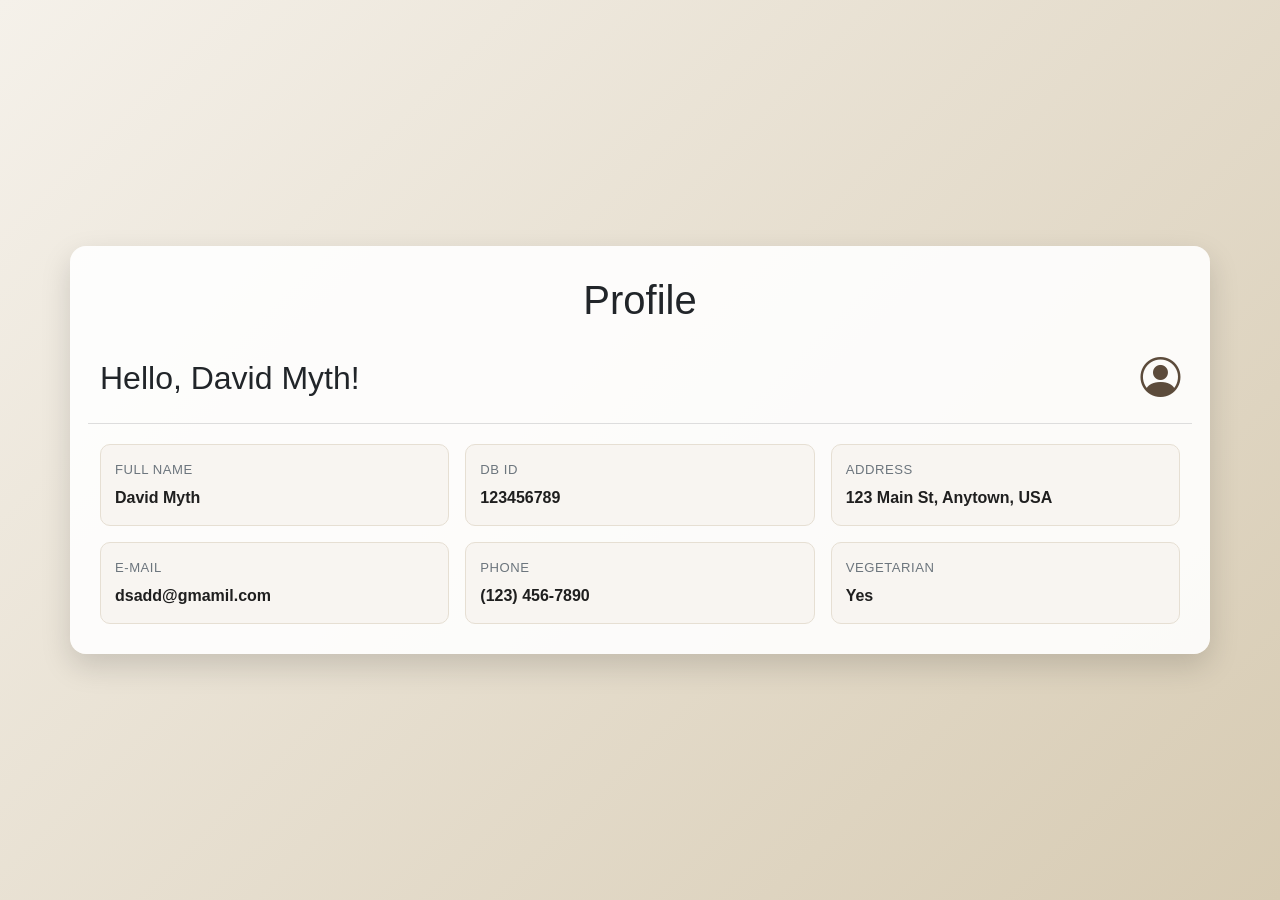
<file: profile.html>
<!doctype html>
<html lang="en">
  <head>
    <meta charset="UTF-8" />
    <meta name="viewport" content="width=device-width, initial-scale=1.0" />

    <title>Profile</title>

    <!-- Bootstrap CSS -->
    <link
      href="https://cdn.jsdelivr.net/npm/bootstrap@5.3.8/dist/css/bootstrap.min.css"
      rel="stylesheet"
    />
    <link
      href="https://cdn.jsdelivr.net/npm/bootstrap-icons@1.11.3/font/bootstrap-icons.min.css"
      rel="stylesheet"
    />

    <!-- Custom CSS -->
    <link rel="stylesheet" href="style.css" />
  </head>

  <body>
    <div class="profile-page">
      <div class="container profile-card">
        <h1 class="text-center mb-4">Profile</h1>

        <div class="row align-items-center profile-header">
          <div class="col-md-8">
            <h2 class="mb-0">Hello, David Myth!</h2>
          </div>
          <div class="col-md-4 text-md-end">
            <i class="bi bi-person-circle profile-icon"></i>
          </div>
        </div>

        <div class="row g-3 profile-info">
          <div class="col-md-4">
            <div class="info-item">
              <span>Full Name</span>
              <strong>David Myth</strong>
            </div>
          </div>
          <div class="col-md-4">
            <div class="info-item">
              <span>DB ID</span>
              <strong>123456789</strong>
            </div>
          </div>
          <div class="col-md-4">
            <div class="info-item">
              <span>Address</span>
              <strong>123 Main St, Anytown, USA</strong>
            </div>
          </div>

          <div class="col-md-4">
            <div class="info-item">
              <span>E-mail</span>
              <strong>dsadd@gmamil.com</strong>
            </div>
          </div>
          <div class="col-md-4">
            <div class="info-item">
              <span>Phone</span>
              <strong>(123) 456-7890</strong>
            </div>
          </div>
          <div class="col-md-4">
            <div class="info-item">
              <span>Vegetarian</span>
              <strong>Yes</strong>
            </div>
          </div>
        </div>
      </div>
    </div>

    <script src="https://cdn.jsdelivr.net/npm/bootstrap@5.3.8/dist/js/bootstrap.bundle.min.js"></script>
  </body>
</html>
</file>
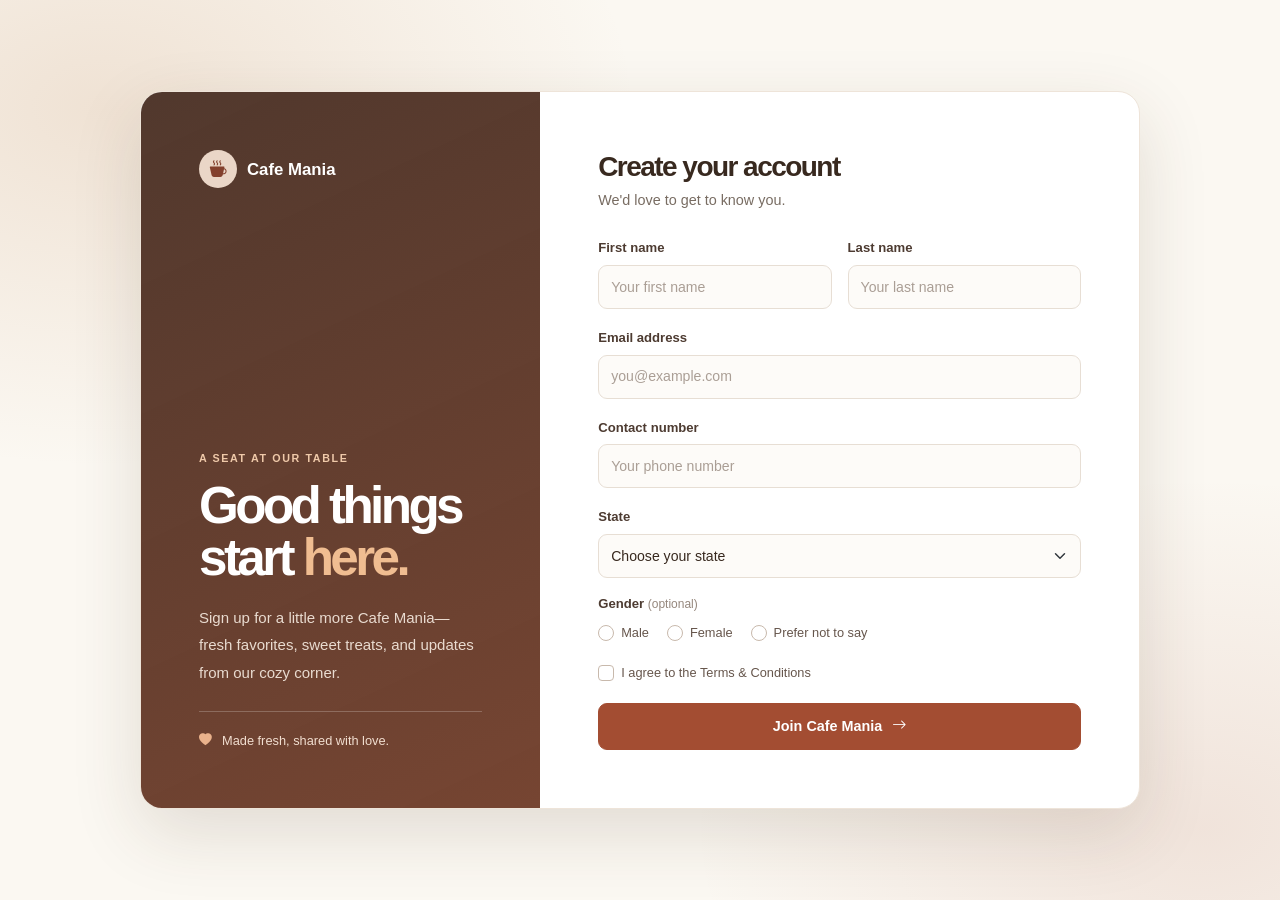
<file: signup.html>
<!doctype html>
<html lang="en">
  <head>
    <meta charset="UTF-8" />
    <meta name="viewport" content="width=device-width, initial-scale=1.0" />
    <title>Join Cafe Mania</title>
    <link
      href="https://cdn.jsdelivr.net/npm/bootstrap@5.3.8/dist/css/bootstrap.min.css"
      rel="stylesheet"
    />
    <link
      href="https://cdn.jsdelivr.net/npm/bootstrap-icons@1.11.3/font/bootstrap-icons.min.css"
      rel="stylesheet"
    />
    <link rel="stylesheet" href="./style.css" />
  </head>
  <body class="signup-page">
    <main class="signup-layout container">
      <section class="signup-card">
        <div class="signup-welcome">
          <a class="signup-brand" href="./index.html">
            <span><i class="bi bi-cup-hot-fill" aria-hidden="true"></i></span>
            Cafe Mania
          </a>
          <p class="signup-eyebrow">A SEAT AT OUR TABLE</p>
          <h1>Good things<br />start <span>here.</span></h1>
          <p class="signup-welcome-text">
            Sign up for a little more Cafe Mania—fresh favorites, sweet treats,
            and updates from our cozy corner.
          </p>
          <div class="signup-welcome-note">
            <i class="bi bi-heart-fill" aria-hidden="true"></i>
            <span>Made fresh, shared with love.</span>
          </div>
        </div>

        <div class="signup-form-wrap">
          <div class="signup-form-heading">
            <h2>Create your account</h2>
            <p>We'd love to get to know you.</p>
          </div>

          <form class="signup-form">
            <div class="row g-3">
              <div class="col-sm-6">
                <label for="firstName" class="form-label">First name</label>
                <input type="text" class="form-control" id="firstName" name="firstName" placeholder="Your first name" autocomplete="given-name" required />
              </div>
              <div class="col-sm-6">
                <label for="lastName" class="form-label">Last name</label>
                <input type="text" class="form-control" id="lastName" name="lastName" placeholder="Your last name" autocomplete="family-name" required />
              </div>
              <div class="col-12">
                <label for="email" class="form-label">Email address</label>
                <input type="email" class="form-control" id="email" name="email" placeholder="you@example.com" autocomplete="email" required />
              </div>
              <div class="col-12">
                <label for="phone" class="form-label">Contact number</label>
                <input type="tel" class="form-control" id="phone" name="phone" placeholder="Your phone number" autocomplete="tel" />
              </div>
              <div class="col-12">
                <label for="state" class="form-label">State</label>
                <select class="form-select" id="state" name="state" required>
                  <option value="" selected disabled>Choose your state</option>
                  <option value="maharashtra">Maharashtra</option>
                  <option value="uttar-pradesh">Uttar Pradesh</option>
                  <option value="kerala">Kerala</option>
                </select>
              </div>
              <fieldset class="col-12">
                <legend class="form-label">Gender <span>(optional)</span></legend>
                <div class="signup-gender-options">
                  <div class="form-check">
                    <input class="form-check-input" type="radio" name="gender" id="genderMale" value="male" />
                    <label class="form-check-label" for="genderMale">Male</label>
                  </div>
                  <div class="form-check">
                    <input class="form-check-input" type="radio" name="gender" id="genderFemale" value="female" />
                    <label class="form-check-label" for="genderFemale">Female</label>
                  </div>
                  <div class="form-check">
                    <input class="form-check-input" type="radio" name="gender" id="genderPreferNotToSay" value="prefer-not-to-say" />
                    <label class="form-check-label" for="genderPreferNotToSay">Prefer not to say</label>
                  </div>
                </div>
              </fieldset>
              <div class="col-12">
                <div class="form-check signup-terms">
                  <input type="checkbox" class="form-check-input" id="terms" name="terms" required />
                  <label class="form-check-label" for="terms">I agree to the Terms &amp; Conditions</label>
                </div>
              </div>
              <div class="col-12">
                <button class="btn signup-submit" type="submit">
                  Join Cafe Mania <i class="bi bi-arrow-right" aria-hidden="true"></i>
                </button>
              </div>
            </div>
          </form>
        </div>
      </section>
    </main>
    <script src="https://cdn.jsdelivr.net/npm/bootstrap@5.3.8/dist/js/bootstrap.bundle.min.js"></script>
  </body>
</html>
</file>
<file: style.css>
body {
  margin: 0;
  padding: 0;
  background: linear-gradient(135deg, #f5f1ea, #d7cbb3);
  font-family: Arial, sans-serif;
}

.profile-page {
  min-height: 100vh;
  display: flex;
  align-items: center;
  justify-content: center;
  padding: 30px 15px;
}

.profile-card {
  background: rgba(255, 255, 255, 0.9);
  border-radius: 16px;
  box-shadow: 0 12px 30px rgba(0, 0, 0, 0.15);
  padding: 30px;
}

.profile-header {
  border-bottom: 1px solid #ddd;
  padding-bottom: 15px;
  margin-bottom: 20px;
}

.profile-icon {
  font-size: 2.5rem;
  color: #5c4b3b;
}

.profile-info .info-item {
  background: #f8f5f1;
  border: 1px solid #e6dfd3;
  border-radius: 10px;
  padding: 15px 14px;
  height: 100%;
}

.profile-info .info-item span {
  display: block;
  font-size: 0.82rem;
  color: #6c757d;
  margin-bottom: 6px;
  text-transform: uppercase;
  letter-spacing: 0.04em;
}

.profile-info .info-item strong {
  display: block;
  font-size: 1rem;
  color: #1f1f1f;
  line-height: 1.5;
}

.cart-link {
  color: #212529;
  display: inline-flex;
  align-items: center;
  font-size: 1.5rem;
  line-height: 1;
  text-decoration: none;
}

.cart-link:hover,
.cart-link:focus-visible {
  color: #6c757d;
}

.cafe-home {
  --cafe-ink: #34251d;
  --cafe-muted: #786c62;
  --cafe-accent: #a34d32;
  --cafe-paper: #fbf8f2;
  --cafe-pale: #f2ebe1;
  background: var(--cafe-paper);
  color: var(--cafe-ink);
  font-family: Arial, sans-serif;
}

.cafe-home a {
  text-decoration: none;
}

.cafe-header {
  background: rgba(251, 248, 242, 0.96);
  border-bottom: 1px solid #eee7dc;
  position: relative;
  z-index: 5;
}

.cafe-nav {
  min-height: 78px;
}

.cafe-brand {
  align-items: center;
  color: var(--cafe-ink);
  display: inline-flex;
  font-size: 1.16rem;
  font-weight: 750;
  gap: 9px;
  letter-spacing: -0.045em;
}

.cafe-brand:hover {
  color: var(--cafe-ink);
}

.cafe-brand > span:last-child {
  color: var(--cafe-accent);
  margin-left: -8px;
}

.cafe-brand-icon {
  align-items: center;
  background: #ead6c7;
  border-radius: 50%;
  color: #83402d;
  display: inline-flex;
  font-size: 1rem;
  height: 38px;
  justify-content: center;
  width: 38px;
}

.cafe-home .cafe-nav .nav-link {
  color: #66584c;
  font-size: 0.9rem;
}

.cafe-home .cafe-nav .nav-link:hover {
  color: var(--cafe-accent);
}

.cafe-nav-cta,
.cafe-button {
  align-items: center;
  background: var(--cafe-ink);
  border-radius: 999px;
  color: white;
  display: inline-flex;
  gap: 12px;
  justify-content: center;
  padding: 12px 19px;
  transition: background-color 160ms ease, transform 160ms ease;
}

.cafe-nav-cta:hover,
.cafe-button:hover {
  background: var(--cafe-accent);
  color: white;
  transform: translateY(-2px);
}

.cafe-hero {
  align-items: center;
  display: grid;
  gap: clamp(35px, 8vw, 100px);
  grid-template-columns: 1fr 0.95fr;
  min-height: 590px;
  padding-bottom: 70px;
  padding-top: 70px;
}

.cafe-eyebrow {
  align-items: center;
  color: #806d5d;
  display: flex;
  font-size: 0.7rem;
  font-weight: 700;
  gap: 9px;
  letter-spacing: 0.14em;
  margin-bottom: 18px;
}

.cafe-eyebrow > span {
  background: #bf7654;
  border-radius: 50%;
  height: 8px;
  width: 8px;
}

.cafe-hero h1 {
  font-size: clamp(3.25rem, 6vw, 5.5rem);
  font-weight: 750;
  letter-spacing: -0.075em;
  line-height: 0.98;
}

.cafe-hero h1 span,
.cafe-section-heading h2 span,
.cafe-story-copy h2 span {
  color: var(--cafe-accent);
}

.cafe-hero-text {
  color: var(--cafe-muted);
  font-size: 1.06rem;
  line-height: 1.8;
  margin: 22px 0 26px;
  max-width: 465px;
}

.cafe-hero-actions {
  align-items: center;
  display: flex;
  flex-wrap: wrap;
  gap: 22px;
}

.cafe-button {
  padding: 15px 22px;
}

.cafe-text-link {
  color: #69584a;
  font-size: 0.9rem;
}

.cafe-text-link:hover,
.cafe-footer-links a:hover {
  color: var(--cafe-accent);
}

.cafe-text-link i {
  margin-left: 4px;
}

.cafe-hero-note {
  align-items: center;
  color: var(--cafe-ink);
  display: flex;
  gap: 11px;
  margin-top: 36px;
}

.cafe-note-icon {
  align-items: center;
  background: #f0e3d7;
  border-radius: 50%;
  color: var(--cafe-accent);
  display: inline-flex;
  height: 38px;
  justify-content: center;
  width: 38px;
}

.cafe-hero-note strong,
.cafe-hero-note small {
  display: block;
}

.cafe-hero-note strong {
  font-size: 0.8rem;
}

.cafe-hero-note small {
  color: var(--cafe-muted);
  font-size: 0.72rem;
  margin-top: 3px;
}

.cafe-hero-art {
  min-height: 420px;
  position: relative;
}

.cafe-hero-art::before {
  background: #ead8c7;
  border-radius: 48% 48% 45% 45%;
  content: "";
  height: 390px;
  position: absolute;
  right: 5%;
  top: 5%;
  transform: rotate(5deg);
  width: 80%;
}

.cafe-hero-art > img {
  border: 9px solid white;
  border-radius: 45% 45% 16px 16px;
  box-shadow: 0 25px 70px rgba(77, 51, 35, 0.15);
  height: 410px;
  object-fit: cover;
  position: absolute;
  right: 10%;
  top: 0;
  transform: rotate(2deg);
  width: 77%;
}

.cafe-image-stamp {
  align-items: center;
  background: #f3dfbb;
  border: 5px solid var(--cafe-paper);
  border-radius: 50%;
  color: #69412d;
  display: flex;
  flex-direction: column;
  font-size: 0.58rem;
  font-weight: 700;
  height: 108px;
  justify-content: center;
  letter-spacing: 0.08em;
  line-height: 1.35;
  position: absolute;
  right: 0;
  text-align: center;
  top: 10%;
  transform: rotate(9deg);
  width: 108px;
}

.cafe-image-stamp i {
  font-size: 1.1rem;
  margin-bottom: 4px;
}

.cafe-image-caption {
  align-items: center;
  background: white;
  border-radius: 999px;
  bottom: 2%;
  box-shadow: 0 12px 35px rgba(77, 51, 35, 0.12);
  color: #665448;
  display: flex;
  font-size: 0.77rem;
  gap: 9px;
  left: 0;
  padding: 13px 17px;
  position: absolute;
}

.cafe-image-caption i {
  color: var(--cafe-accent);
  font-size: 1rem;
}

.cafe-favorites {
  background: var(--cafe-pale);
  padding: 75px 0 85px;
}

.cafe-section-heading {
  align-items: end;
  display: flex;
  gap: 30px;
  justify-content: space-between;
  margin-bottom: 29px;
}

.cafe-section-heading .cafe-eyebrow,
.cafe-story-copy .cafe-eyebrow {
  margin-bottom: 12px;
}

.cafe-section-heading h2,
.cafe-story-copy h2 {
  font-size: clamp(2rem, 4vw, 3rem);
  font-weight: 750;
  letter-spacing: -0.065em;
  margin: 0;
}

.cafe-section-heading > p {
  color: var(--cafe-muted);
  line-height: 1.7;
  margin: 0 0 3px;
  max-width: 355px;
}

.cafe-favorite-card {
  background: white;
  border: 1px solid #ece4d9;
  border-radius: 15px;
  height: 100%;
  overflow: hidden;
  transition: box-shadow 160ms ease, transform 160ms ease;
}

.cafe-favorite-card:hover {
  box-shadow: 0 16px 36px rgba(77, 51, 35, 0.1);
  transform: translateY(-4px);
}

.cafe-favorite-image {
  height: 220px;
  overflow: hidden;
  position: relative;
}

.cafe-favorite-image::after {
  background: linear-gradient(transparent 55%, rgba(32, 20, 14, 0.55));
  content: "";
  inset: 0;
  position: absolute;
}

.cafe-favorite-image img {
  height: 100%;
  object-fit: cover;
  transition: transform 300ms ease;
  width: 100%;
}

.cafe-favorite-card:hover .cafe-favorite-image img {
  transform: scale(1.04);
}

.cafe-category {
  bottom: 14px;
  color: white;
  font-size: 0.62rem;
  font-weight: 700;
  left: 17px;
  letter-spacing: 0.12em;
  position: absolute;
  z-index: 1;
}

.cafe-favorite-copy {
  align-items: center;
  display: flex;
  gap: 12px;
  justify-content: space-between;
  padding: 18px;
}

.cafe-favorite-copy h3 {
  font-size: 1.12rem;
  font-weight: 700;
  letter-spacing: -0.03em;
  margin: 0 0 6px;
}

.cafe-favorite-copy p {
  color: var(--cafe-muted);
  font-size: 0.83rem;
  line-height: 1.55;
  margin: 0;
}

.cafe-favorite-copy > a {
  align-items: center;
  background: #f3e9df;
  border-radius: 50%;
  color: var(--cafe-accent);
  display: inline-flex;
  flex: 0 0 36px;
  height: 36px;
  justify-content: center;
  width: 36px;
}

.cafe-story {
  align-items: center;
  display: grid;
  gap: clamp(40px, 8vw, 100px);
  grid-template-columns: 1fr 0.9fr;
  padding-bottom: 85px;
  padding-top: 85px;
}

.cafe-story-image {
  position: relative;
}

.cafe-story-image > img {
  border-radius: 16px 90px 16px 16px;
  display: block;
  height: 380px;
  object-fit: cover;
  width: 100%;
}

.cafe-story-badge {
  align-items: center;
  background: #f1dfc5;
  border-radius: 999px;
  bottom: -16px;
  color: #684b36;
  display: inline-flex;
  font-size: 0.76rem;
  gap: 8px;
  left: 20px;
  padding: 12px 16px;
  position: absolute;
}

.cafe-story-badge i {
  color: #b77c36;
}

.cafe-story-copy h2 {
  line-height: 1.1;
}

.cafe-story-copy > p:not(.cafe-eyebrow) {
  color: var(--cafe-muted);
  line-height: 1.85;
  margin: 18px 0 23px;
  max-width: 475px;
}

.cafe-moments {
  padding-bottom: 85px;
  padding-top: 20px;
}

.cafe-moments-heading {
  margin-bottom: 27px;
}

.cafe-carousel .carousel-item img {
  height: clamp(330px, 48vw, 560px);
  object-fit: cover;
}

.cafe-carousel .carousel-item::after {
  background: linear-gradient(transparent, rgba(28, 20, 15, 0.75));
  content: "";
  inset: 35% 0 0;
  position: absolute;
}

.cafe-carousel .carousel-caption {
  bottom: 9%;
  left: 9%;
  right: 9%;
  text-align: left;
  z-index: 1;
}

.cafe-carousel .carousel-caption > span {
  color: #f1d7b4;
  display: inline-block;
  font-size: 0.68rem;
  font-weight: 700;
  letter-spacing: 0.14em;
  margin-bottom: 9px;
}

.cafe-carousel .carousel-caption h3 {
  font-size: clamp(1.6rem, 4vw, 3rem);
  font-weight: 700;
  letter-spacing: -0.05em;
}

.cafe-carousel .carousel-caption p {
  font-size: 0.94rem;
  margin-bottom: 0;
}

.cafe-footer {
  background: #34251d;
  color: #eee2d4;
  padding: 26px 0;
}

.cafe-footer-content {
  align-items: center;
  display: flex;
  flex-wrap: wrap;
  gap: 18px 30px;
  justify-content: space-between;
}

.cafe-footer .cafe-brand {
  color: white;
}

.cafe-footer .cafe-brand > span:last-child {
  color: #e6ae8b;
}

.cafe-footer .cafe-brand-icon {
  background: #684632;
  color: #f3d4b0;
}

.cafe-footer-content > p {
  color: #d0c0b1;
  font-size: 0.85rem;
  margin: 0;
}

.cafe-footer-links {
  display: flex;
  gap: 19px;
}

.cafe-footer-links a {
  color: #f1dfc5;
  font-size: 0.85rem;
}

@media (max-width: 767.98px) {
  .cafe-hero {
    gap: 26px;
    grid-template-columns: 1fr;
    padding-bottom: 50px;
    padding-top: 55px;
  }

  .cafe-hero-art {
    margin: 0 auto;
    max-width: 520px;
    min-height: 360px;
    width: 100%;
  }

  .cafe-hero-art::before {
    height: 320px;
  }

  .cafe-hero-art > img {
    height: 345px;
  }

  .cafe-section-heading {
    align-items: flex-start;
    flex-direction: column;
    gap: 12px;
  }

  .cafe-favorites {
    padding: 60px 0;
  }

  .cafe-story {
    gap: 35px;
    grid-template-columns: 1fr;
    padding-bottom: 65px;
    padding-top: 65px;
  }

  .cafe-story-image > img {
    height: 330px;
  }

  .cafe-moments {
    padding-bottom: 60px;
  }

  .cafe-carousel .carousel-item img {
    height: 380px;
  }
}

@media (max-width: 420px) {
  .cafe-hero-art {
    min-height: 310px;
  }

  .cafe-hero-art::before {
    height: 275px;
  }

  .cafe-hero-art > img {
    height: 295px;
  }

  .cafe-image-stamp {
    height: 88px;
    width: 88px;
  }

  .cafe-image-caption {
    bottom: 0;
    font-size: 0.68rem;
    padding: 10px 13px;
  }

  .cafe-carousel .carousel-item img {
    height: 330px;
  }
}

.italian-menu {
  --italian-ink: #38291f;
  --italian-muted: #786c62;
  --italian-green: #466345;
  --italian-green-dark: #354d35;
  --italian-red: #a64f3c;
  --italian-paper: #fbf8f2;
  background: var(--italian-paper);
  color: var(--italian-ink);
  min-height: 100vh;
}

.italian-menu-content {
  padding-bottom: 72px;
  padding-top: 55px;
}

.italian-menu-heading {
  margin: 0 auto 38px;
  max-width: 650px;
  text-align: center;
}

.italian-eyebrow {
  color: var(--italian-green);
  font-size: 0.7rem;
  font-weight: 700;
  letter-spacing: 0.15em;
  margin-bottom: 12px;
}

.italian-menu-heading h1 {
  color: var(--italian-ink);
  font-size: clamp(2.5rem, 5vw, 3.7rem);
  font-weight: 750;
  letter-spacing: -0.065em;
  margin-bottom: 12px;
}

.italian-menu-heading h1 span {
  color: var(--italian-red);
}

.italian-menu-heading > p:last-child {
  color: var(--italian-muted);
  line-height: 1.7;
  margin: 0 auto;
  max-width: 490px;
}

.italian-product-grid {
  --bs-gutter-x: 1.5rem;
  --bs-gutter-y: 1.5rem;
}

.italian-product-card {
  background: #fffefa;
  border: 1px solid #e9e1d5;
  border-radius: 15px;
  box-shadow: 0 8px 24px rgba(67, 47, 31, 0.07);
  overflow: hidden;
  transition: box-shadow 180ms ease, transform 180ms ease;
}

.italian-product-card:hover {
  box-shadow: 0 16px 34px rgba(67, 47, 31, 0.13);
  transform: translateY(-5px);
}

.italian-product-card .card-img-top {
  aspect-ratio: 4 / 3;
  object-fit: cover;
}

.italian-product-card .card-body {
  display: flex;
  flex-direction: column;
  padding: 20px;
}

.italian-dish-type {
  color: var(--italian-green);
  font-size: 0.62rem;
  font-weight: 700;
  letter-spacing: 0.12em;
  margin-bottom: 8px;
}

.italian-product-card .card-title {
  color: var(--italian-ink);
  font-size: 1.18rem;
  font-weight: 700;
  letter-spacing: -0.035em;
  margin-bottom: 8px;
}

.italian-product-card .card-text {
  color: var(--italian-muted);
  font-size: 0.88rem;
  line-height: 1.6;
  margin-bottom: 18px;
  min-height: 3.2em;
}

.italian-card-actions {
  display: grid;
  gap: 9px;
  grid-template-columns: 1fr 1fr;
  margin-top: auto;
}

.italian-card-actions .btn {
  border-radius: 8px;
  font-size: 0.79rem;
  font-weight: 650;
  padding: 10px 8px;
  transition: background-color 160ms ease, border-color 160ms ease, color 160ms ease;
}

.italian-order-button {
  background: var(--italian-green);
  border: 1px solid var(--italian-green);
  color: white;
}

.italian-order-button:hover,
.italian-order-button:focus-visible {
  background: var(--italian-green-dark);
  border-color: var(--italian-green-dark);
  color: white;
}

.italian-cart-button {
  background: #f7ece5;
  border: 1px solid #e5cfc0;
  color: #85432f;
}

.italian-cart-button:hover,
.italian-cart-button:focus-visible {
  background: var(--italian-red);
  border-color: var(--italian-red);
  color: white;
}

@media (max-width: 575.98px) {
  .italian-menu-content {
    padding-bottom: 48px;
    padding-top: 38px;
  }

  .italian-menu-heading {
    margin-bottom: 27px;
  }

  .italian-product-grid {
    --bs-gutter-x: 1rem;
    --bs-gutter-y: 1rem;
  }

  .italian-product-card .card-body {
    padding: 16px;
  }
}

.cake-menu {
  --cake-ink: #402b35;
  --cake-muted: #7c6872;
  --cake-berry: #9b4964;
  --cake-berry-dark: #78364e;
  --cake-pink: #f4e4e8;
  --cake-paper: #fcf8f6;
  background: var(--cake-paper);
  color: var(--cake-ink);
  min-height: 100vh;
}

.cake-menu-content {
  padding-bottom: 72px;
  padding-top: 55px;
}

.cake-menu-heading {
  margin: 0 auto 38px;
  max-width: 660px;
  text-align: center;
}

.cake-eyebrow {
  color: var(--cake-berry);
  font-size: 0.7rem;
  font-weight: 700;
  letter-spacing: 0.15em;
  margin-bottom: 12px;
}

.cake-menu-heading h1 {
  color: var(--cake-ink);
  font-size: clamp(2.5rem, 5vw, 3.7rem);
  font-weight: 750;
  letter-spacing: -0.065em;
  margin-bottom: 12px;
}

.cake-menu-heading h1 span {
  color: var(--cake-berry);
}

.cake-menu-heading > p:last-child {
  color: var(--cake-muted);
  line-height: 1.7;
  margin: 0 auto;
  max-width: 500px;
}

.cake-product-grid {
  --bs-gutter-x: 1.5rem;
  --bs-gutter-y: 1.5rem;
}

.cake-product-card {
  background: #fffefd;
  border: 1px solid #eee1e4;
  border-radius: 16px;
  box-shadow: 0 8px 24px rgba(75, 42, 55, 0.07);
  overflow: hidden;
  transition: box-shadow 180ms ease, transform 180ms ease;
}

.cake-product-card:hover {
  box-shadow: 0 16px 34px rgba(75, 42, 55, 0.14);
  transform: translateY(-5px);
}

.cake-product-card .card-img-top {
  aspect-ratio: 4 / 3;
  object-fit: cover;
}

.cake-product-card .card-body {
  display: flex;
  flex-direction: column;
  padding: 20px;
}

.cake-flavor-tag {
  color: var(--cake-berry);
  font-size: 0.62rem;
  font-weight: 700;
  letter-spacing: 0.12em;
  margin-bottom: 8px;
}

.cake-product-card .card-title {
  color: var(--cake-ink);
  font-size: 1.18rem;
  font-weight: 700;
  letter-spacing: -0.035em;
  margin-bottom: 8px;
}

.cake-product-card .card-text {
  color: var(--cake-muted);
  font-size: 0.88rem;
  line-height: 1.6;
  margin-bottom: 18px;
  min-height: 4.8em;
}

.cake-card-actions {
  display: grid;
  gap: 9px;
  grid-template-columns: 1fr 1fr;
  margin-top: auto;
}

.cake-card-actions .btn {
  border-radius: 8px;
  font-size: 0.79rem;
  font-weight: 650;
  padding: 10px 8px;
  transition: background-color 160ms ease, border-color 160ms ease, color 160ms ease;
}

.cake-order-button {
  background: var(--cake-berry);
  border: 1px solid var(--cake-berry);
  color: white;
}

.cake-order-button:hover,
.cake-order-button:focus-visible {
  background: var(--cake-berry-dark);
  border-color: var(--cake-berry-dark);
  color: white;
}

.cake-cart-button {
  background: var(--cake-pink);
  border: 1px solid #e8cbd4;
  color: #793d54;
}

.cake-cart-button:hover,
.cake-cart-button:focus-visible {
  background: #e8cbd4;
  border-color: #d9aebd;
  color: #57293a;
}

@media (max-width: 575.98px) {
  .cake-menu-content {
    padding-bottom: 48px;
    padding-top: 38px;
  }

  .cake-menu-heading {
    margin-bottom: 27px;
  }

  .cake-product-grid {
    --bs-gutter-x: 1rem;
    --bs-gutter-y: 1rem;
  }

  .cake-product-card .card-body {
    padding: 16px;
  }
}

.signup-page {
  --signup-ink: #38291f;
  --signup-muted: #786c62;
  --signup-accent: #a34d32;
  --signup-paper: #fbf8f2;
  background:
    radial-gradient(ellipse at 8% 12%, rgba(198, 148, 105, 0.22), transparent 32%),
    radial-gradient(ellipse at 94% 92%, rgba(163, 77, 50, 0.12), transparent 30%),
    var(--signup-paper);
  color: var(--signup-ink);
  min-height: 100vh;
}

.signup-layout {
  align-items: center;
  display: flex;
  justify-content: center;
  min-height: 100vh;
  padding-bottom: 48px;
  padding-top: 48px;
}

.signup-card {
  background: white;
  border: 1px solid #eee4d9;
  border-radius: 22px;
  box-shadow: 0 24px 70px rgba(73, 48, 31, 0.14);
  display: grid;
  grid-template-columns: 0.8fr 1.2fr;
  max-width: 1000px;
  overflow: hidden;
  width: 100%;
}

.signup-welcome {
  background:
    linear-gradient(155deg, rgba(66, 39, 27, 0.92), rgba(111, 59, 39, 0.95)),
    url("https://images.unsplash.com/photo-1445116572660-236099ec97a0?auto=format&fit=crop&w=1000&q=80") center/cover;
  color: white;
  display: flex;
  flex-direction: column;
  justify-content: center;
  min-height: 650px;
  padding: clamp(32px, 5vw, 58px);
  position: relative;
}

.signup-brand {
  align-items: center;
  color: white;
  display: inline-flex;
  font-size: 1.05rem;
  font-weight: 750;
  gap: 10px;
  margin-bottom: auto;
  text-decoration: none;
  width: fit-content;
}

.signup-brand:hover {
  color: #f2d5b8;
}

.signup-brand > span {
  align-items: center;
  background: #ead6c7;
  border-radius: 50%;
  color: #83402d;
  display: inline-flex;
  height: 38px;
  justify-content: center;
  width: 38px;
}

.signup-eyebrow {
  color: #efc9a9;
  font-size: 0.67rem;
  font-weight: 700;
  letter-spacing: 0.15em;
  margin: 65px 0 14px;
}

.signup-welcome h1 {
  font-size: clamp(2.5rem, 4vw, 3.7rem);
  font-weight: 750;
  letter-spacing: -0.07em;
  line-height: 1.02;
}

.signup-welcome h1 span {
  color: #f0bd91;
}

.signup-welcome-text {
  color: #e9dbd0;
  font-size: 0.94rem;
  line-height: 1.8;
  margin: 12px 0 25px;
  max-width: 320px;
}

.signup-welcome-note {
  align-items: center;
  border-top: 1px solid rgba(255, 255, 255, 0.22);
  color: #f1ded0;
  display: flex;
  font-size: 0.8rem;
  gap: 10px;
  padding-top: 19px;
}

.signup-welcome-note i {
  color: #eab28c;
}

.signup-form-wrap {
  padding: clamp(30px, 5vw, 58px);
}

.signup-form-heading {
  margin-bottom: 24px;
}

.signup-form-heading h2 {
  color: var(--signup-ink);
  font-size: 1.75rem;
  font-weight: 750;
  letter-spacing: -0.055em;
  margin-bottom: 6px;
}

.signup-form-heading p {
  color: var(--signup-muted);
  font-size: 0.9rem;
  margin: 0;
}

.signup-form .form-label,
.signup-form legend {
  color: #4d3b31;
  font-size: 0.82rem;
  font-weight: 650;
  margin-bottom: 7px;
}

.signup-form legend {
  float: none;
  width: auto;
}

.signup-form legend span {
  color: #95877d;
  font-size: 0.75rem;
  font-weight: 400;
}

.signup-form .form-control,
.signup-form .form-select {
  background-color: #fdfbf8;
  border: 1px solid #e7ded4;
  border-radius: 9px;
  color: var(--signup-ink);
  font-size: 0.88rem;
  min-height: 44px;
  padding: 10px 12px;
}

.signup-form .form-control::placeholder {
  color: #aa9e95;
}

.signup-form .form-control:focus,
.signup-form .form-select:focus {
  background-color: white;
  border-color: #bd8065;
  box-shadow: 0 0 0 0.2rem rgba(163, 77, 50, 0.13);
}

.signup-gender-options {
  align-items: center;
  display: flex;
  flex-wrap: wrap;
  gap: 10px 18px;
}

.signup-gender-options .form-check,
.signup-terms {
  align-items: center;
  display: flex;
  gap: 7px;
  margin: 0;
  min-height: 24px;
  padding-left: 0;
}

.signup-form .form-check-input {
  border-color: #c8b9ac;
  float: none;
  flex: 0 0 auto;
  margin: 0;
}

.signup-form .form-check-input:checked {
  background-color: var(--signup-accent);
  border-color: var(--signup-accent);
}

.signup-gender-options .form-check-label,
.signup-terms .form-check-label {
  color: #66564c;
  font-size: 0.8rem;
}

.signup-submit {
  align-items: center;
  background: var(--signup-accent);
  border: 1px solid var(--signup-accent);
  border-radius: 9px;
  color: white;
  display: flex;
  font-size: 0.9rem;
  font-weight: 650;
  gap: 10px;
  justify-content: center;
  margin-top: 2px;
  min-height: 47px;
  transition: background-color 160ms ease, transform 160ms ease;
  width: 100%;
}

.signup-submit:hover,
.signup-submit:focus-visible {
  background: #813c28;
  border-color: #813c28;
  color: white;
  transform: translateY(-1px);
}

@media (max-width: 767.98px) {
  .signup-layout {
    min-height: auto;
    padding-bottom: 28px;
    padding-top: 28px;
  }

  .signup-card {
    grid-template-columns: 1fr;
    max-width: 560px;
  }

  .signup-welcome {
    min-height: 0;
    padding: 28px;
  }

  .signup-brand {
    margin-bottom: 35px;
  }

  .signup-eyebrow {
    margin-top: 0;
  }

  .signup-welcome h1 {
    font-size: 2.7rem;
  }

  .signup-welcome-text {
    margin-bottom: 18px;
  }
}

@media (max-width: 420px) {
  .signup-layout {
    padding-left: 12px;
    padding-right: 12px;
  }

  .signup-card {
    border-radius: 16px;
  }

  .signup-welcome,
  .signup-form-wrap {
    padding: 24px;
  }

  .signup-gender-options {
    align-items: flex-start;
    flex-direction: column;
  }
}
</file>
